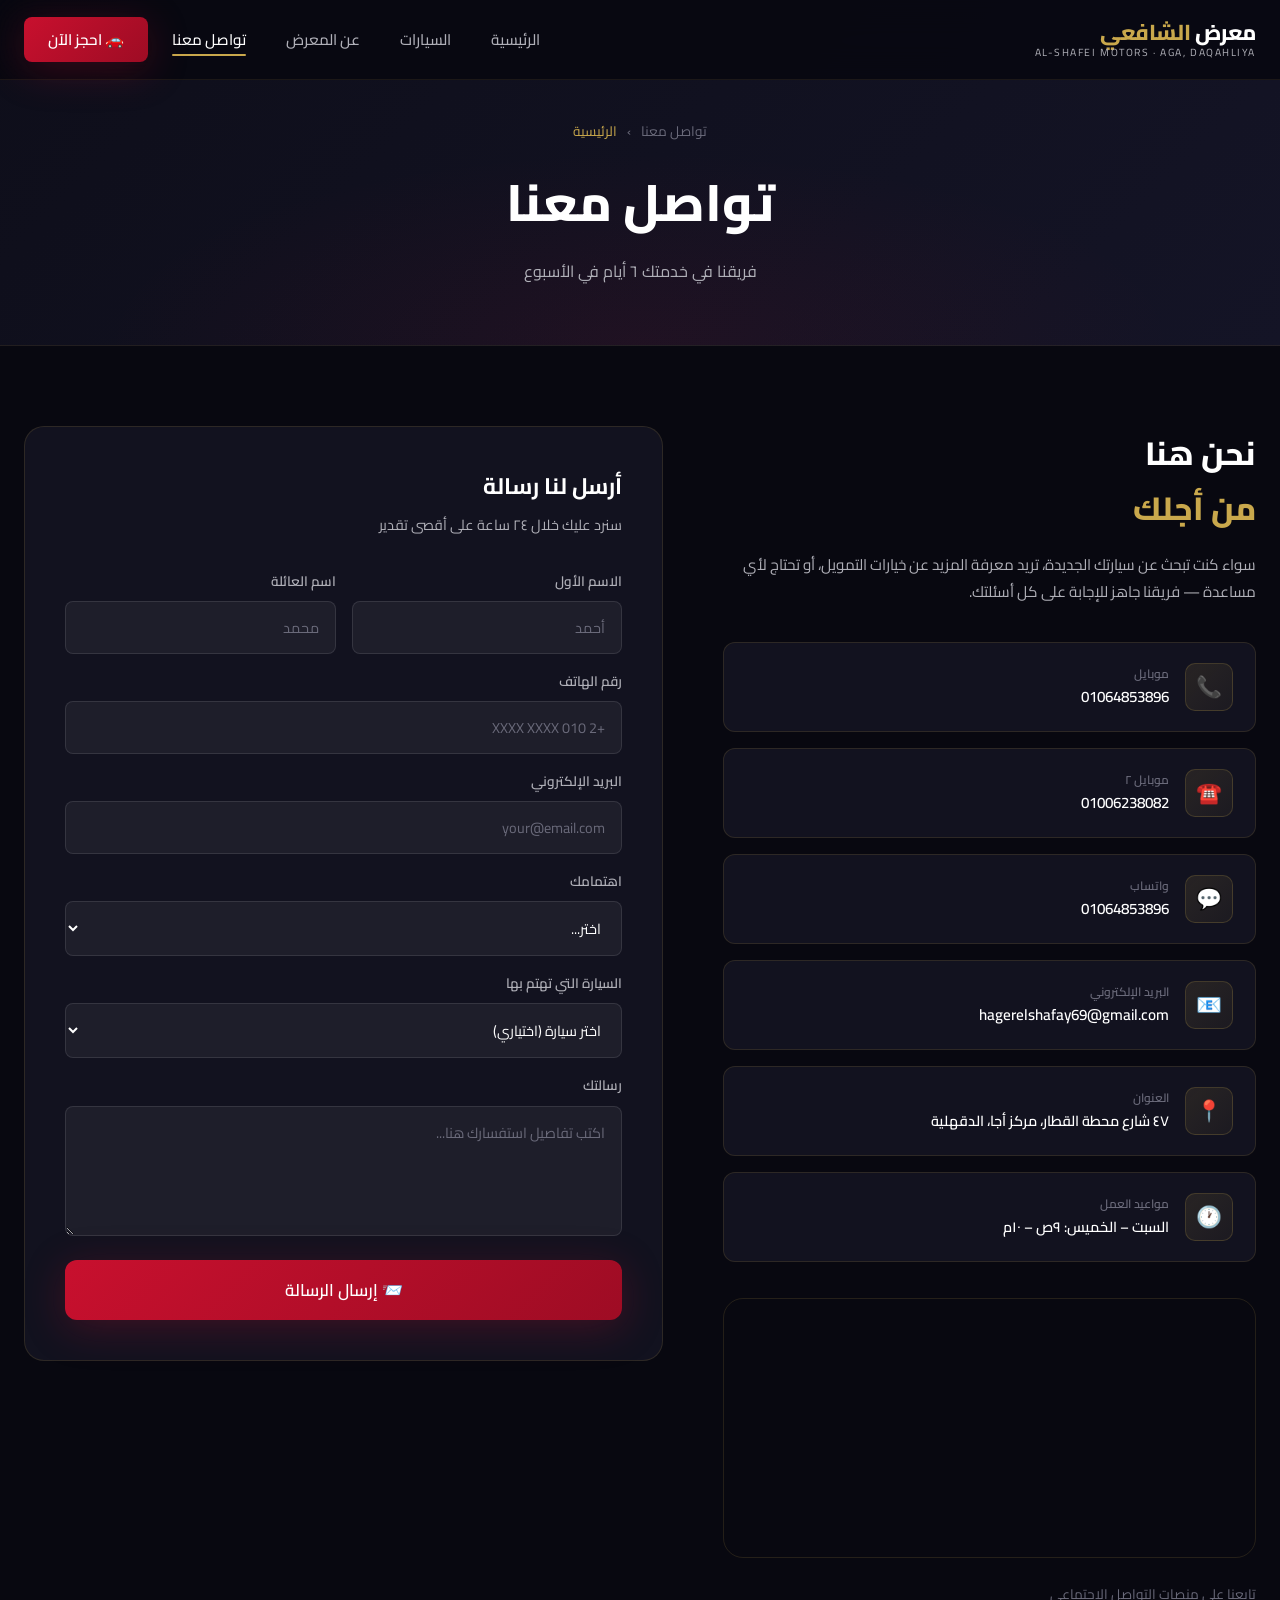
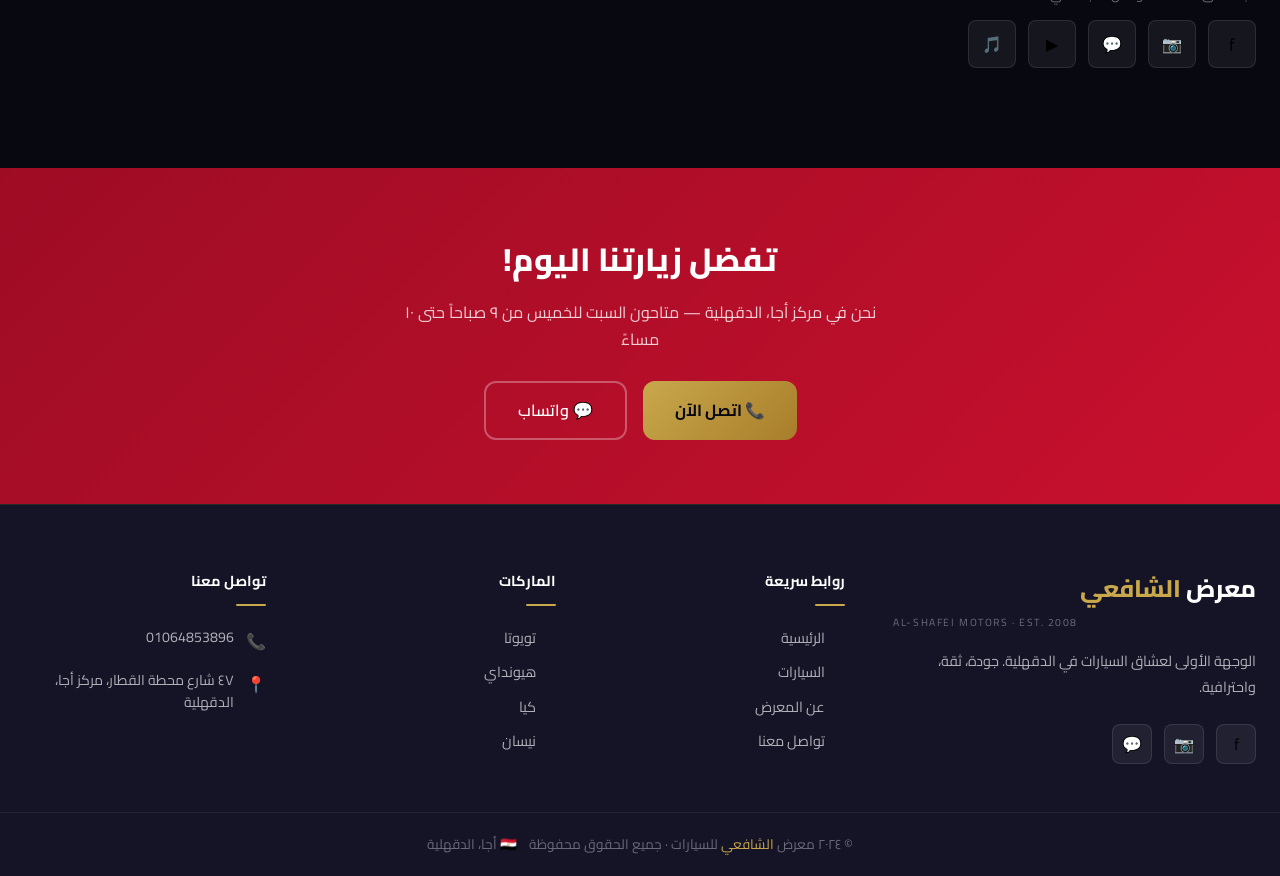
<file: contact.html>
<!DOCTYPE html>
<html lang="ar" dir="rtl">
<head>
  <meta charset="UTF-8">
  <meta name="viewport" content="width=device-width, initial-scale=1.0">
  <title>تواصل معنا - معرض الشافعي للسيارات</title>
  <link rel="stylesheet" href="style.css">
  <link rel="preconnect" href="https://fonts.googleapis.com">
  <link rel="preconnect" href="https://fonts.gstatic.com" crossorigin>
</head>
<body>

<!-- ======= NAVBAR ======= -->
<nav class="navbar">
  <div class="container nav-inner">
    <a href="index.html" class="nav-logo">
      <span class="logo-ar">معرض <span>الشافعي</span></span>
      <span class="logo-en">Al-Shafei Motors · Aga, Daqahliya</span>
    </a>
    <div class="nav-links">
      <a href="index.html">الرئيسية</a>
      <a href="cars.html">السيارات</a>
      <a href="about.html">عن المعرض</a>
      <a href="contact.html" class="active">تواصل معنا</a>
      <a href="contact.html" class="nav-cta">🚗 احجز الآن</a>
    </div>
    <button class="hamburger"><span></span><span></span><span></span></button>
  </div>
</nav>

<div class="mobile-menu">
  <a href="index.html">🏠 الرئيسية</a>
  <a href="cars.html">🚗 السيارات</a>
  <a href="about.html">ℹ️ عن المعرض</a>
  <a href="contact.html" class="active">📞 تواصل معنا</a>
</div>

<!-- ======= PAGE HEADER ======= -->
<div class="page-header">
  <div class="page-header-content">
    <div class="breadcrumb">
      <a href="index.html">الرئيسية</a>
      <span>›</span>
      <span>تواصل معنا</span>
    </div>
    <h1>تواصل معنا</h1>
    <p>فريقنا في خدمتك ٦ أيام في الأسبوع</p>
  </div>
</div>

<!-- ======= CONTACT SECTION ======= -->
<section class="contact-page">
  <div class="container">
    <div class="contact-layout">

      <!-- Left: Info -->
      <div class="contact-info reveal">
        <h2>نحن هنا<br><span>من أجلك</span></h2>
        <p>
          سواء كنت تبحث عن سيارتك الجديدة، تريد معرفة المزيد عن خيارات التمويل، 
          أو تحتاج لأي مساعدة — فريقنا جاهز للإجابة على كل أسئلتك.
        </p>

        <div class="contact-cards">
          <div class="contact-card">
            <div class="cc-icon">📞</div>
            <div class="cc-text">
              <div class="cc-label">موبايل</div>
              <div class="cc-value">01064853896</div>
            </div>
          </div>
          <div class="contact-card">
            <div class="cc-icon">☎️</div>
            <div class="cc-text">
              <div class="cc-label">موبايل ٢</div>
              <div class="cc-value">01006238082</div>
            </div>
          </div>
          <div class="contact-card">
            <div class="cc-icon">💬</div>
            <div class="cc-text">
              <div class="cc-label">واتساب</div>
              <div class="cc-value">01064853896</div>
            </div>
          </div>
          <div class="contact-card">
            <div class="cc-icon">📧</div>
            <div class="cc-text">
              <div class="cc-label">البريد الإلكتروني</div>
              <div class="cc-value">hagerelshafay69@gmail.com</div>
            </div>
          </div>
          <div class="contact-card">
            <div class="cc-icon">📍</div>
            <div class="cc-text">
              <div class="cc-label">العنوان</div>
              <div class="cc-value" style="direction:rtl;text-align:right;font-size:0.9rem;">
                ٤٧ شارع محطة القطار، مركز أجا، الدقهلية
              </div>
            </div>
          </div>
          <div class="contact-card">
            <div class="cc-icon">🕐</div>
            <div class="cc-text">
              <div class="cc-label">مواعيد العمل</div>
              <div class="cc-value" style="direction:rtl;text-align:right;font-size:0.9rem;">
                السبت – الخميس: ٩ص – ١٠م
              </div>
            </div>
          </div>
        </div>

        <!-- Map -->
        <div class="map-container">
          <iframe
            src="https://www.google.com/maps/embed?pb=!1m18!1m12!1m3!1d3454.005856827432!2d31.3014!3d30.9199!2m3!1f0!2f0!3f0!3m2!1i1024!2i768!4f13.1!3m3!1m2!1s0x0%3A0x0!2zMzDCsDAzJzAzLjYiTiAzMcKwMTInMDkuNCJF!5e0!3m2!1sar!2seg!4v1620000000000!5m2!1sar!2seg"
            allowfullscreen="" loading="lazy" referrerpolicy="no-referrer-when-downgrade"
            title="موقع معرض الشافعي للسيارات على الخريطة">
          </iframe>
        </div>

        <!-- Social -->
        <div style="margin-top:24px;">
          <p style="font-size:0.85rem;color:var(--gray-3);margin-bottom:14px;">تابعنا على منصات التواصل الاجتماعي</p>
          <div style="display:flex;gap:12px;">
            <button class="social-btn" title="فيسبوك" style="width:48px;height:48px;font-size:1.1rem;">f</button>
            <button class="social-btn" title="انستجرام" style="width:48px;height:48px;">📷</button>
            <button class="social-btn" title="واتساب" style="width:48px;height:48px;">💬</button>
            <button class="social-btn" title="يوتيوب" style="width:48px;height:48px;">▶</button>
            <button class="social-btn" title="تيك توك" style="width:48px;height:48px;">🎵</button>
          </div>
        </div>
      </div>

      <!-- Right: Form -->
      <div class="contact-form-wrap reveal">
        <h3>أرسل لنا رسالة</h3>
        <p>سنرد عليك خلال ٢٤ ساعة على أقصى تقدير</p>

        <form id="contactForm" novalidate>
          <div class="form-row">
            <div class="form-group">
              <label for="fname">الاسم الأول</label>
              <input type="text" id="fname" class="form-input" placeholder="أحمد" required>
            </div>
            <div class="form-group">
              <label for="lname">اسم العائلة</label>
              <input type="text" id="lname" class="form-input" placeholder="محمد" required>
            </div>
          </div>

          <div class="form-group">
            <label for="phone">رقم الهاتف</label>
            <input type="tel" id="phone" class="form-input" placeholder="+2 010 XXXX XXXX" required>
          </div>

          <div class="form-group">
            <label for="email">البريد الإلكتروني</label>
            <input type="email" id="email" class="form-input" placeholder="your@email.com">
          </div>

          <div class="form-group">
            <label for="interest">اهتمامك</label>
            <select id="interest" class="form-select">
              <option value="">اختر...</option>
              <option value="buy">شراء سيارة جديدة</option>
              <option value="finance">استفسار عن التمويل</option>
              <option value="testdrive">حجز تجربة قيادة</option>
              <option value="service">خدمة ما بعد البيع</option>
              <option value="other">استفسار عام</option>
            </select>
          </div>

          <div class="form-group">
            <label for="car">السيارة التي تهتم بها</label>
            <select id="car" class="form-select">
              <option value="">اختر سيارة (اختياري)</option>
              <option>تويوتا كورولا كروس هايبرد ٢٠٢٤</option>
              <option>هيونداي توسان ٢٠٢٤</option>
              <option>كيا سبورتاج ٢٠٢٤</option>
              <option>تويوتا كامري ٢٠٢٤</option>
              <option>هيونداي إيلانترا ٢٠٢٤</option>
              <option>نيسان قشقاي ٢٠٢٤</option>
              <option>كيا سيراتو ٢٠٢٤</option>
              <option>نيسان كيكس ٢٠٢٤</option>
              <option>MG ZS 2024</option>
              <option>أخرى</option>
            </select>
          </div>

          <div class="form-group">
            <label for="message">رسالتك</label>
            <textarea id="message" class="form-textarea" placeholder="اكتب تفاصيل استفسارك هنا..."></textarea>
          </div>

          <button type="submit" class="btn btn-primary" style="width:100%;justify-content:center;margin-top:8px;font-size:1.05rem;">
            📨 إرسال الرسالة
          </button>

          <div id="formSuccess" class="form-success">
            ✅ تم إرسال رسالتك بنجاح! سنتواصل معك قريباً.
          </div>
        </form>
      </div>

    </div>
  </div>
</section>

<!-- Quick Contact Banner -->
<section style="background:linear-gradient(135deg,var(--red-dark),var(--red));padding:64px 0;text-align:center;">
  <div class="container reveal">
    <h2 style="font-size:2rem;font-weight:800;margin-bottom:12px;color:var(--white);">
      تفضل زيارتنا اليوم!
    </h2>
    <p style="color:rgba(255,255,255,0.8);font-size:1rem;max-width:500px;margin:0 auto 28px;">
      نحن في مركز أجا، الدقهلية — متاحون السبت للخميس من ٩ صباحاً حتى ١٠ مساءً
    </p>
    <div style="display:flex;justify-content:center;gap:16px;flex-wrap:wrap;">
      <a href="tel:+201064853896" class="btn btn-gold">📞 اتصل الآن</a>
      <a href="https://wa.me/201064853896" class="btn btn-outline">💬 واتساب</a>
    </div>
  </div>
</section>

<!-- ======= FOOTER ======= -->
<footer>
  <div class="container">
    <div class="footer-grid">
      <div class="footer-brand">
        <div class="logo-ar">معرض <span>الشافعي</span></div>
        <div class="logo-en">Al-Shafei Motors · Est. 2008</div>
        <p class="footer-desc">الوجهة الأولى لعشاق السيارات في الدقهلية. جودة، ثقة، واحترافية.</p>
        <div class="footer-social">
          <button class="social-btn">f</button>
          <button class="social-btn">📷</button>
          <button class="social-btn">💬</button>
        </div>
      </div>
      <div class="footer-col">
        <h4>روابط سريعة</h4>
        <div class="footer-links">
          <a href="index.html">الرئيسية</a>
          <a href="cars.html">السيارات</a>
          <a href="about.html">عن المعرض</a>
          <a href="contact.html">تواصل معنا</a>
        </div>
      </div>
      <div class="footer-col">
        <h4>الماركات</h4>
        <div class="footer-links">
          <a href="cars.html">تويوتا</a>
          <a href="cars.html">هيونداي</a>
          <a href="cars.html">كيا</a>
          <a href="cars.html">نيسان</a>
        </div>
      </div>
      <div class="footer-col">
        <h4>تواصل معنا</h4>
        <div class="footer-contact-item">
          <span class="contact-icon">📞</span>
          <span class="contact-text">01064853896</span>
        </div>
        <div class="footer-contact-item">
          <span class="contact-icon">📍</span>
          <span class="contact-text">٤٧ شارع محطة القطار، مركز أجا، الدقهلية</span>
        </div>
      </div>
    </div>
  </div>
  <div class="footer-bottom">
    <div class="container" style="display:flex;justify-content:space-between;align-items:center;flex-wrap:wrap;gap:12px">
      <p>© ٢٠٢٤ معرض <span>الشافعي</span> للسيارات · جميع الحقوق محفوظة</p>
      <p>🇪🇬 أجا، الدقهلية</p>
    </div>
  </div>
</footer>

<script src="main.js"></script>
</body>
</html>
</file>
<file: style.css>
/* ========================================
   معرض الشافعي للسيارات - Main Stylesheet
   ======================================== */

@import url('https://fonts.googleapis.com/css2?family=Cairo:wght@300;400;500;600;700;800;900&family=Tajawal:wght@300;400;500;700;800&display=swap');

/* ---- CSS Variables ---- */
:root {
  --black: #080810;
  --dark: #0e0e1a;
  --dark-2: #141426;
  --navy: #1a1f3a;
  --navy-light: #242b52;
  --red: #c8102e;
  --red-dark: #9e0c24;
  --red-light: #e8132f;
  --gold: #c9a84c;
  --gold-light: #e8c96b;
  --white: #ffffff;
  --off-white: #f5f5f0;
  --gray-1: #e8e8e8;
  --gray-2: #b0b0b8;
  --gray-3: #6a6a7a;
  --card-bg: #12121f;
  --card-border: rgba(201,168,76,0.15);
  --shadow-gold: 0 0 40px rgba(201,168,76,0.12);
  --shadow-red: 0 8px 40px rgba(200,16,46,0.25);
  --font-main: 'Cairo', sans-serif;
  --font-alt: 'Tajawal', sans-serif;
  --nav-h: 80px;
  --radius: 12px;
  --radius-lg: 20px;
  --transition: all 0.3s cubic-bezier(0.4, 0, 0.2, 1);
}

/* ---- Reset & Base ---- */
*, *::before, *::after {
  margin: 0;
  padding: 0;
  box-sizing: border-box;
}

html {
  direction: rtl;
  scroll-behavior: smooth;
  font-size: 16px;
}

body {
  font-family: var(--font-main);
  background-color: var(--black);
  color: var(--white);
  line-height: 1.7;
  overflow-x: hidden;
  -webkit-font-smoothing: antialiased;
}

a {
  text-decoration: none;
  color: inherit;
  transition: var(--transition);
}

img { max-width: 100%; display: block; }
ul { list-style: none; }
button { cursor: pointer; font-family: var(--font-main); border: none; outline: none; }

.container {
  max-width: 1280px;
  margin: 0 auto;
  padding: 0 24px;
}

/* ========================================
   NAVIGATION
   ======================================== */
.navbar {
  position: fixed;
  top: 0;
  right: 0;
  left: 0;
  z-index: 1000;
  height: var(--nav-h);
  background: rgba(8, 8, 16, 0.85);
  backdrop-filter: blur(20px);
  -webkit-backdrop-filter: blur(20px);
  border-bottom: 1px solid rgba(201,168,76,0.1);
  transition: var(--transition);
}

.navbar.scrolled {
  background: rgba(8, 8, 16, 0.98);
  box-shadow: 0 4px 30px rgba(0,0,0,0.4);
}

.nav-inner {
  display: flex;
  align-items: center;
  justify-content: space-between;
  height: 100%;
}

.nav-logo {
  display: flex;
  flex-direction: column;
  line-height: 1.2;
}

.nav-logo .logo-ar {
  font-size: 1.35rem;
  font-weight: 800;
  color: var(--white);
  letter-spacing: -0.02em;
}

.nav-logo .logo-ar span {
  color: var(--gold);
}

.nav-logo .logo-en {
  font-size: 0.65rem;
  font-weight: 400;
  color: var(--gray-2);
  letter-spacing: 0.15em;
  text-transform: uppercase;
  direction: ltr;
  text-align: center;
}

.nav-links {
  display: flex;
  align-items: center;
  gap: 8px;
}

.nav-links a {
  font-size: 0.95rem;
  font-weight: 500;
  color: var(--gray-2);
  padding: 8px 16px;
  border-radius: 8px;
  position: relative;
  transition: var(--transition);
}

.nav-links a::after {
  content: '';
  position: absolute;
  bottom: 4px;
  right: 16px;
  left: 16px;
  height: 2px;
  background: var(--gold);
  transform: scaleX(0);
  transition: transform 0.3s ease;
  border-radius: 2px;
}

.nav-links a:hover,
.nav-links a.active {
  color: var(--white);
}

.nav-links a:hover::after,
.nav-links a.active::after {
  transform: scaleX(1);
}

.nav-cta {
  background: linear-gradient(135deg, var(--red), var(--red-dark));
  color: var(--white) !important;
  padding: 10px 24px !important;
  border-radius: 8px !important;
  font-weight: 600 !important;
  box-shadow: var(--shadow-red);
}

.nav-cta:hover {
  background: linear-gradient(135deg, var(--red-light), var(--red)) !important;
  transform: translateY(-1px);
  box-shadow: 0 12px 40px rgba(200,16,46,0.4) !important;
}

.nav-cta::after { display: none !important; }

.hamburger {
  display: none;
  flex-direction: column;
  gap: 5px;
  padding: 8px;
  background: none;
  cursor: pointer;
}

.hamburger span {
  display: block;
  width: 24px;
  height: 2px;
  background: var(--white);
  border-radius: 2px;
  transition: var(--transition);
}

.mobile-menu {
  display: none;
  position: fixed;
  top: var(--nav-h);
  right: 0;
  left: 0;
  background: rgba(8, 8, 16, 0.98);
  backdrop-filter: blur(20px);
  padding: 24px;
  border-bottom: 1px solid rgba(201,168,76,0.1);
  z-index: 999;
  flex-direction: column;
  gap: 4px;
  animation: slideDown 0.3s ease;
}

.mobile-menu.open { display: flex; }

.mobile-menu a {
  font-size: 1.1rem;
  font-weight: 500;
  color: var(--gray-2);
  padding: 14px 16px;
  border-radius: 8px;
  border-bottom: 1px solid rgba(255,255,255,0.05);
  transition: var(--transition);
}

.mobile-menu a:hover, .mobile-menu a.active {
  color: var(--white);
  background: rgba(255,255,255,0.05);
}

/* ========================================
   BUTTONS
   ======================================== */
.btn {
  display: inline-flex;
  align-items: center;
  gap: 10px;
  padding: 14px 32px;
  border-radius: var(--radius);
  font-family: var(--font-main);
  font-size: 1rem;
  font-weight: 600;
  cursor: pointer;
  transition: var(--transition);
  border: none;
  text-align: center;
}

.btn-primary {
  background: linear-gradient(135deg, var(--red), var(--red-dark));
  color: var(--white);
  box-shadow: var(--shadow-red);
}

.btn-primary:hover {
  background: linear-gradient(135deg, var(--red-light), var(--red));
  transform: translateY(-2px);
  box-shadow: 0 16px 50px rgba(200,16,46,0.4);
}

.btn-gold {
  background: linear-gradient(135deg, var(--gold), #a87d2a);
  color: var(--black);
  font-weight: 700;
}

.btn-gold:hover {
  background: linear-gradient(135deg, var(--gold-light), var(--gold));
  transform: translateY(-2px);
  box-shadow: 0 12px 40px rgba(201,168,76,0.35);
}

.btn-outline {
  background: transparent;
  color: var(--white);
  border: 2px solid rgba(255,255,255,0.3);
}

.btn-outline:hover {
  border-color: var(--gold);
  color: var(--gold);
  transform: translateY(-2px);
}

.btn-outline-gold {
  background: transparent;
  color: var(--gold);
  border: 2px solid var(--gold);
}

.btn-outline-gold:hover {
  background: var(--gold);
  color: var(--black);
}

/* ========================================
   HERO SECTION
   ======================================== */
.hero {
  position: relative;
  min-height: 100vh;
  display: flex;
  align-items: center;
  overflow: hidden;
  padding-top: var(--nav-h);
}

.hero-bg {
  position: absolute;
  inset: 0;
  background: linear-gradient(135deg, #080810 0%, #0e0e1a 40%, #1a0a15 70%, #0e0e1a 100%);
  z-index: 0;
}

.hero-bg::before {
  content: '';
  position: absolute;
  inset: 0;
  background: url('https://images.unsplash.com/photo-1555215695-3004980ad54e?w=1800&q=80') center/cover no-repeat;
  opacity: 0.18;
  mix-blend-mode: luminosity;
}

.hero-bg::after {
  content: '';
  position: absolute;
  inset: 0;
  background: 
    radial-gradient(ellipse 80% 60% at 60% 50%, rgba(200,16,46,0.12) 0%, transparent 70%),
    radial-gradient(ellipse 60% 80% at 10% 80%, rgba(26,31,58,0.8) 0%, transparent 60%),
    linear-gradient(to bottom, rgba(8,8,16,0.3) 0%, rgba(8,8,16,0.7) 100%);
}

/* Grid pattern overlay */
.hero-grid {
  position: absolute;
  inset: 0;
  background-image: 
    linear-gradient(rgba(201,168,76,0.04) 1px, transparent 1px),
    linear-gradient(90deg, rgba(201,168,76,0.04) 1px, transparent 1px);
  background-size: 60px 60px;
  z-index: 1;
}

.hero-content {
  position: relative;
  z-index: 2;
  max-width: 700px;
}

.hero-badge {
  display: inline-flex;
  align-items: center;
  gap: 8px;
  background: rgba(201,168,76,0.12);
  border: 1px solid rgba(201,168,76,0.3);
  color: var(--gold);
  padding: 8px 20px;
  border-radius: 50px;
  font-size: 0.85rem;
  font-weight: 600;
  margin-bottom: 28px;
  animation: fadeInUp 0.6s ease both;
}

.hero-badge::before {
  content: '✦';
  font-size: 0.7rem;
}

.hero h1 {
  font-size: clamp(2.8rem, 5vw, 4.5rem);
  font-weight: 900;
  line-height: 1.15;
  margin-bottom: 24px;
  animation: fadeInUp 0.6s ease 0.1s both;
}

.hero h1 .highlight {
  background: linear-gradient(135deg, var(--gold), var(--gold-light));
  -webkit-background-clip: text;
  -webkit-text-fill-color: transparent;
  background-clip: text;
}

.hero h1 .red-highlight {
  color: var(--red);
}

.hero p {
  font-size: 1.15rem;
  color: rgba(255,255,255,0.7);
  margin-bottom: 40px;
  max-width: 560px;
  font-weight: 400;
  line-height: 1.8;
  animation: fadeInUp 0.6s ease 0.2s both;
}

.hero-actions {
  display: flex;
  gap: 16px;
  flex-wrap: wrap;
  animation: fadeInUp 0.6s ease 0.3s both;
}

.hero-stats {
  display: flex;
  gap: 48px;
  margin-top: 64px;
  animation: fadeInUp 0.6s ease 0.4s both;
}

.hero-stat {
  text-align: right;
}

.hero-stat .number {
  font-size: 2.2rem;
  font-weight: 900;
  color: var(--gold);
  line-height: 1;
  font-family: var(--font-alt);
}

.hero-stat .label {
  font-size: 0.85rem;
  color: var(--gray-2);
  margin-top: 4px;
  font-weight: 400;
}

.hero-car-visual {
  position: absolute;
  left: -5%;
  bottom: 0;
  width: 58%;
  max-width: 900px;
  z-index: 2;
  animation: carSlideIn 1.2s cubic-bezier(0.22, 1, 0.36, 1) 0.3s both;
}

.hero-car-visual img {
  width: 100%;
  filter: drop-shadow(0 20px 60px rgba(200,16,46,0.2));
}

/* Car placeholder when image fails */
.car-placeholder {
  width: 100%;
  height: 340px;
  background: linear-gradient(135deg, rgba(26,31,58,0.8), rgba(20,20,38,0.6));
  border-radius: var(--radius-lg);
  display: flex;
  align-items: center;
  justify-content: center;
  color: var(--gray-3);
  font-size: 0.9rem;
  border: 1px solid var(--card-border);
}

.hero-scroll {
  position: absolute;
  bottom: 40px;
  left: 50%;
  transform: translateX(-50%);
  z-index: 3;
  display: flex;
  flex-direction: column;
  align-items: center;
  gap: 8px;
  color: var(--gray-3);
  font-size: 0.8rem;
  animation: bounce 2s infinite;
}

.scroll-line {
  width: 1px;
  height: 40px;
  background: linear-gradient(to bottom, var(--gold), transparent);
}

/* ========================================
   SECTION COMMON STYLES
   ======================================== */
.section {
  padding: 100px 0;
}

.section-header {
  text-align: center;
  margin-bottom: 64px;
}

.section-tag {
  display: inline-block;
  font-size: 0.8rem;
  font-weight: 700;
  letter-spacing: 0.15em;
  text-transform: uppercase;
  color: var(--gold);
  background: rgba(201,168,76,0.08);
  border: 1px solid rgba(201,168,76,0.2);
  padding: 6px 18px;
  border-radius: 50px;
  margin-bottom: 18px;
}

.section-title {
  font-size: clamp(2rem, 3.5vw, 3rem);
  font-weight: 800;
  line-height: 1.25;
  margin-bottom: 16px;
}

.section-title span {
  color: var(--gold);
}

.section-sub {
  font-size: 1.05rem;
  color: var(--gray-2);
  max-width: 560px;
  margin: 0 auto;
  font-weight: 400;
  line-height: 1.8;
}

.divider {
  width: 60px;
  height: 3px;
  background: linear-gradient(90deg, var(--gold), transparent);
  margin: 20px auto 0;
  border-radius: 3px;
}

/* ========================================
   FEATURED CARS
   ======================================== */
.featured-cars {
  background: var(--dark);
  position: relative;
}

.featured-cars::before {
  content: '';
  position: absolute;
  top: 0;
  right: 0;
  left: 0;
  height: 1px;
  background: linear-gradient(90deg, transparent, rgba(201,168,76,0.3), transparent);
}

.cars-grid {
  display: grid;
  grid-template-columns: repeat(auto-fill, minmax(340px, 1fr));
  gap: 28px;
}

.car-card {
  background: var(--card-bg);
  border-radius: var(--radius-lg);
  overflow: hidden;
  border: 1px solid var(--card-border);
  transition: var(--transition);
  position: relative;
  group: true;
}

.car-card:hover {
  transform: translateY(-6px);
  border-color: rgba(201,168,76,0.35);
  box-shadow: var(--shadow-gold), 0 20px 60px rgba(0,0,0,0.4);
}

.car-card-image {
  position: relative;
  height: 230px;
  overflow: hidden;
  background: linear-gradient(135deg, #0e0e1a, #141426);
}

.car-card-image img {
  width: 100%;
  height: 100%;
  object-fit: cover;
  transition: transform 0.6s ease;
}

.car-card:hover .car-card-image img {
  transform: scale(1.05);
}

.car-badge {
  position: absolute;
  top: 16px;
  right: 16px;
  background: var(--red);
  color: var(--white);
  font-size: 0.75rem;
  font-weight: 700;
  padding: 5px 14px;
  border-radius: 50px;
  z-index: 1;
}

.car-badge.new { background: #059669; }
.car-badge.offer { background: var(--gold); color: var(--black); }

.car-card-body {
  padding: 24px;
}

.car-brand {
  font-size: 0.8rem;
  font-weight: 600;
  color: var(--gold);
  letter-spacing: 0.08em;
  text-transform: uppercase;
  margin-bottom: 6px;
}

.car-name {
  font-size: 1.3rem;
  font-weight: 800;
  color: var(--white);
  margin-bottom: 4px;
}

.car-year-type {
  font-size: 0.9rem;
  color: var(--gray-3);
  margin-bottom: 16px;
}

.car-specs-mini {
  display: flex;
  gap: 16px;
  margin-bottom: 20px;
  padding: 14px 0;
  border-top: 1px solid rgba(255,255,255,0.06);
  border-bottom: 1px solid rgba(255,255,255,0.06);
}

.spec-item {
  display: flex;
  flex-direction: column;
  align-items: center;
  gap: 4px;
  flex: 1;
  text-align: center;
}

.spec-icon {
  font-size: 1.1rem;
}

.spec-value {
  font-size: 0.8rem;
  font-weight: 600;
  color: var(--white);
}

.spec-label {
  font-size: 0.7rem;
  color: var(--gray-3);
}

.car-price-row {
  display: flex;
  align-items: center;
  justify-content: space-between;
}

.car-price {
  display: flex;
  flex-direction: column;
}

.price-label {
  font-size: 0.75rem;
  color: var(--gray-3);
  font-weight: 400;
}

.price-value {
  font-size: 1.4rem;
  font-weight: 900;
  color: var(--gold);
  font-family: var(--font-alt);
  line-height: 1.2;
}

.price-currency {
  font-size: 0.85rem;
  font-weight: 600;
  color: var(--gray-2);
}

.btn-details {
  background: rgba(201,168,76,0.1);
  border: 1px solid rgba(201,168,76,0.3);
  color: var(--gold);
  padding: 10px 20px;
  border-radius: 8px;
  font-size: 0.9rem;
  font-weight: 600;
  transition: var(--transition);
  font-family: var(--font-main);
}

.btn-details:hover {
  background: var(--gold);
  color: var(--black);
  transform: translateY(-1px);
}

/* ========================================
   WHY US SECTION
   ======================================== */
.why-us {
  background: var(--black);
  position: relative;
  overflow: hidden;
}

.why-us::before {
  content: '';
  position: absolute;
  top: -200px;
  left: -200px;
  width: 600px;
  height: 600px;
  background: radial-gradient(circle, rgba(200,16,46,0.06) 0%, transparent 70%);
  pointer-events: none;
}

.why-grid {
  display: grid;
  grid-template-columns: repeat(auto-fill, minmax(260px, 1fr));
  gap: 24px;
}

.why-card {
  background: var(--card-bg);
  border: 1px solid var(--card-border);
  border-radius: var(--radius-lg);
  padding: 36px 28px;
  text-align: right;
  transition: var(--transition);
  position: relative;
  overflow: hidden;
}

.why-card::before {
  content: '';
  position: absolute;
  top: 0;
  right: 0;
  width: 3px;
  height: 0;
  background: var(--gold);
  transition: height 0.4s ease;
}

.why-card:hover {
  border-color: rgba(201,168,76,0.35);
  transform: translateY(-4px);
}

.why-card:hover::before {
  height: 100%;
}

.why-icon {
  width: 60px;
  height: 60px;
  background: linear-gradient(135deg, rgba(201,168,76,0.12), rgba(201,168,76,0.06));
  border: 1px solid rgba(201,168,76,0.2);
  border-radius: var(--radius);
  display: flex;
  align-items: center;
  justify-content: center;
  font-size: 1.6rem;
  margin-bottom: 20px;
}

.why-card h3 {
  font-size: 1.15rem;
  font-weight: 700;
  margin-bottom: 10px;
  color: var(--white);
}

.why-card p {
  font-size: 0.9rem;
  color: var(--gray-2);
  line-height: 1.75;
  font-weight: 400;
}

/* ========================================
   SPECIAL OFFERS BANNER
   ======================================== */
.offers-banner {
  background: linear-gradient(135deg, var(--navy) 0%, #0e1228 50%, var(--navy-light) 100%);
  padding: 80px 0;
  position: relative;
  overflow: hidden;
  border-top: 1px solid rgba(201,168,76,0.15);
  border-bottom: 1px solid rgba(201,168,76,0.15);
}

.offers-banner::before {
  content: '';
  position: absolute;
  inset: 0;
  background: url('data:image/svg+xml,<svg xmlns="http://www.w3.org/2000/svg" viewBox="0 0 100 100"><text y=".9em" font-size="90" opacity="0.03" fill="white">🚗</text></svg>') repeat;
  background-size: 120px;
  opacity: 0.5;
}

.offers-inner {
  display: flex;
  align-items: center;
  justify-content: space-between;
  gap: 40px;
  flex-wrap: wrap;
}

.offer-text .tag {
  background: var(--red);
  color: var(--white);
  padding: 4px 16px;
  border-radius: 50px;
  font-size: 0.8rem;
  font-weight: 700;
  display: inline-block;
  margin-bottom: 16px;
  animation: pulse 2s infinite;
}

.offer-text h2 {
  font-size: 2.2rem;
  font-weight: 800;
  line-height: 1.3;
  color: var(--white);
  margin-bottom: 10px;
}

.offer-text h2 span { color: var(--gold); }

.offer-text p {
  font-size: 1rem;
  color: rgba(255,255,255,0.65);
}

.offer-countdown {
  display: flex;
  gap: 16px;
  align-items: center;
}

.count-box {
  background: rgba(0,0,0,0.3);
  border: 1px solid rgba(201,168,76,0.25);
  border-radius: 12px;
  width: 80px;
  height: 80px;
  display: flex;
  flex-direction: column;
  align-items: center;
  justify-content: center;
  gap: 4px;
}

.count-num {
  font-size: 1.8rem;
  font-weight: 900;
  color: var(--gold);
  font-family: var(--font-alt);
  line-height: 1;
}

.count-label {
  font-size: 0.65rem;
  color: var(--gray-2);
  text-align: center;
}

.count-sep {
  font-size: 1.5rem;
  color: var(--gold);
  font-weight: 900;
  margin-top: -8px;
}

/* ========================================
   BRANDS SECTION
   ======================================== */
.brands-section {
  background: var(--dark);
  padding: 60px 0;
  border-top: 1px solid rgba(255,255,255,0.05);
  border-bottom: 1px solid rgba(255,255,255,0.05);
}

.brands-label {
  text-align: center;
  font-size: 0.85rem;
  color: var(--gray-3);
  font-weight: 500;
  margin-bottom: 32px;
  letter-spacing: 0.1em;
}

.brands-row {
  display: flex;
  align-items: center;
  justify-content: center;
  gap: 48px;
  flex-wrap: wrap;
}

.brand-logo {
  display: flex;
  flex-direction: column;
  align-items: center;
  gap: 10px;
  opacity: 0.45;
  transition: var(--transition);
  filter: grayscale(1);
}

.brand-logo:hover {
  opacity: 1;
  filter: grayscale(0);
}

.brand-logo-img {
  width: 70px;
  height: 50px;
  object-fit: contain;
  filter: brightness(0) invert(1);
}

.brand-name {
  font-size: 0.75rem;
  font-weight: 700;
  color: var(--gray-2);
  letter-spacing: 0.1em;
  text-transform: uppercase;
}

/* ========================================
   TESTIMONIALS
   ======================================== */
.testimonials {
  background: var(--black);
}

.testimonials-grid {
  display: grid;
  grid-template-columns: repeat(auto-fill, minmax(300px, 1fr));
  gap: 24px;
}

.testimonial-card {
  background: var(--card-bg);
  border: 1px solid var(--card-border);
  border-radius: var(--radius-lg);
  padding: 32px;
  transition: var(--transition);
}

.testimonial-card:hover {
  border-color: rgba(201,168,76,0.3);
  transform: translateY(-3px);
}

.stars {
  color: var(--gold);
  font-size: 1rem;
  letter-spacing: 2px;
  margin-bottom: 16px;
}

.testimonial-text {
  font-size: 0.95rem;
  color: rgba(255,255,255,0.7);
  line-height: 1.8;
  font-style: italic;
  margin-bottom: 24px;
}

.testimonial-author {
  display: flex;
  align-items: center;
  gap: 14px;
}

.author-avatar {
  width: 46px;
  height: 46px;
  border-radius: 50%;
  background: linear-gradient(135deg, var(--navy), var(--navy-light));
  border: 2px solid rgba(201,168,76,0.3);
  display: flex;
  align-items: center;
  justify-content: center;
  font-size: 1.2rem;
  flex-shrink: 0;
}

.author-name {
  font-weight: 700;
  font-size: 0.95rem;
}

.author-car {
  font-size: 0.8rem;
  color: var(--gold);
  font-weight: 500;
}

/* ========================================
   FOOTER
   ======================================== */
footer {
  background: var(--dark-2);
  border-top: 1px solid rgba(201,168,76,0.12);
  padding-top: 64px;
}

.footer-grid {
  display: grid;
  grid-template-columns: 1.5fr 1fr 1fr 1fr;
  gap: 48px;
  margin-bottom: 48px;
}

.footer-brand .logo-ar {
  font-size: 1.5rem;
  font-weight: 800;
  color: var(--white);
  margin-bottom: 4px;
}

.footer-brand .logo-ar span { color: var(--gold); }

.footer-brand .logo-en {
  font-size: 0.65rem;
  font-weight: 400;
  color: var(--gray-3);
  letter-spacing: 0.15em;
  text-transform: uppercase;
  direction: ltr;
  margin-bottom: 16px;
}

.footer-desc {
  font-size: 0.9rem;
  color: var(--gray-2);
  line-height: 1.8;
  margin-bottom: 24px;
}

.footer-social {
  display: flex;
  gap: 12px;
}

.social-btn {
  width: 40px;
  height: 40px;
  background: rgba(255,255,255,0.06);
  border: 1px solid rgba(255,255,255,0.1);
  border-radius: 8px;
  display: flex;
  align-items: center;
  justify-content: center;
  font-size: 1rem;
  transition: var(--transition);
  cursor: pointer;
}

.social-btn:hover {
  background: var(--gold);
  border-color: var(--gold);
}

.footer-col h4 {
  font-size: 0.9rem;
  font-weight: 700;
  color: var(--white);
  margin-bottom: 20px;
  position: relative;
  padding-bottom: 12px;
}

.footer-col h4::after {
  content: '';
  position: absolute;
  bottom: 0;
  right: 0;
  width: 30px;
  height: 2px;
  background: var(--gold);
  border-radius: 2px;
}

.footer-links {
  display: flex;
  flex-direction: column;
  gap: 10px;
}

.footer-links a {
  font-size: 0.9rem;
  color: var(--gray-2);
  display: flex;
  align-items: center;
  gap: 8px;
  transition: var(--transition);
}

.footer-links a::before {
  content: '←';
  font-size: 0.75rem;
  color: var(--gold);
  opacity: 0;
  transition: var(--transition);
}

.footer-links a:hover {
  color: var(--gold);
  padding-right: 6px;
}

.footer-links a:hover::before {
  opacity: 1;
}

.footer-contact-item {
  display: flex;
  gap: 12px;
  margin-bottom: 14px;
  align-items: flex-start;
}

.contact-icon {
  font-size: 1rem;
  margin-top: 2px;
  flex-shrink: 0;
  color: var(--gold);
}

.contact-text {
  font-size: 0.88rem;
  color: var(--gray-2);
  line-height: 1.6;
}

.footer-bottom {
  border-top: 1px solid rgba(255,255,255,0.06);
  padding: 20px 0;
  display: flex;
  align-items: center;
  justify-content: space-between;
  gap: 20px;
  flex-wrap: wrap;
}

.footer-bottom p {
  font-size: 0.85rem;
  color: var(--gray-3);
}

.footer-bottom p span { color: var(--gold); }

/* ========================================
   PAGE HEADER (inner pages)
   ======================================== */
.page-header {
  background: linear-gradient(135deg, var(--dark) 0%, var(--dark-2) 100%);
  padding: 120px 0 60px;
  text-align: center;
  border-bottom: 1px solid rgba(201,168,76,0.1);
  position: relative;
  overflow: hidden;
}

.page-header::before {
  content: '';
  position: absolute;
  inset: 0;
  background: 
    radial-gradient(ellipse 60% 80% at 50% 100%, rgba(200,16,46,0.08) 0%, transparent 70%);
}

.page-header-content { position: relative; z-index: 1; }

.breadcrumb {
  display: flex;
  align-items: center;
  justify-content: center;
  gap: 10px;
  font-size: 0.85rem;
  color: var(--gray-3);
  margin-bottom: 16px;
  flex-direction: row-reverse;
}

.breadcrumb a { color: var(--gold); }
.breadcrumb span { color: var(--gray-3); }

.page-header h1 {
  font-size: clamp(2rem, 4vw, 3.2rem);
  font-weight: 800;
  color: var(--white);
  margin-bottom: 12px;
}

.page-header p {
  color: var(--gray-2);
  font-size: 1rem;
}

/* ========================================
   CARS LISTING PAGE
   ======================================== */
.cars-page { background: var(--black); }

.filters-bar {
  background: var(--card-bg);
  border: 1px solid var(--card-border);
  border-radius: var(--radius-lg);
  padding: 24px 28px;
  margin-bottom: 40px;
  display: flex;
  gap: 16px;
  flex-wrap: wrap;
  align-items: center;
}

.filter-group {
  display: flex;
  flex-direction: column;
  gap: 6px;
  flex: 1;
  min-width: 160px;
}

.filter-label {
  font-size: 0.75rem;
  font-weight: 600;
  color: var(--gray-3);
  letter-spacing: 0.06em;
}

.filter-select {
  background: rgba(255,255,255,0.05);
  border: 1px solid rgba(255,255,255,0.1);
  color: var(--white);
  padding: 10px 14px;
  border-radius: 8px;
  font-family: var(--font-main);
  font-size: 0.9rem;
  cursor: pointer;
  transition: var(--transition);
  outline: none;
  direction: rtl;
}

.filter-select:focus {
  border-color: var(--gold);
}

.filter-select option {
  background: var(--dark);
  color: var(--white);
}

.search-input-wrap {
  flex: 2;
  min-width: 240px;
}

.search-input {
  width: 100%;
  background: rgba(255,255,255,0.05);
  border: 1px solid rgba(255,255,255,0.1);
  color: var(--white);
  padding: 10px 16px;
  border-radius: 8px;
  font-family: var(--font-main);
  font-size: 0.9rem;
  outline: none;
  transition: var(--transition);
  direction: rtl;
}

.search-input:focus { border-color: var(--gold); }
.search-input::placeholder { color: var(--gray-3); }

.cars-count {
  font-size: 0.9rem;
  color: var(--gray-3);
  margin-bottom: 24px;
}

.cars-count span { color: var(--gold); font-weight: 700; }

/* ========================================
   CAR DETAILS PAGE
   ======================================== */
.car-details-page {
  background: var(--black);
  padding: 60px 0 100px;
}

.car-details-layout {
  display: grid;
  grid-template-columns: 1fr 420px;
  gap: 48px;
  align-items: start;
}

.car-gallery {
  position: sticky;
  top: calc(var(--nav-h) + 20px);
}

.main-image {
  border-radius: var(--radius-lg);
  overflow: hidden;
  margin-bottom: 16px;
  background: var(--card-bg);
  border: 1px solid var(--card-border);
  height: 420px;
}

.main-image img {
  width: 100%;
  height: 100%;
  object-fit: cover;
  transition: transform 0.5s ease;
}

.thumbnail-row {
  display: grid;
  grid-template-columns: repeat(4, 1fr);
  gap: 12px;
}

.thumb {
  border-radius: 10px;
  overflow: hidden;
  height: 90px;
  background: var(--card-bg);
  border: 2px solid transparent;
  cursor: pointer;
  transition: var(--transition);
}

.thumb:hover, .thumb.active {
  border-color: var(--gold);
}

.thumb img {
  width: 100%;
  height: 100%;
  object-fit: cover;
}

.car-info-panel {
  position: sticky;
  top: calc(var(--nav-h) + 20px);
}

.car-meta {
  background: var(--card-bg);
  border: 1px solid var(--card-border);
  border-radius: var(--radius-lg);
  padding: 32px;
  margin-bottom: 24px;
}

.car-meta .car-brand {
  font-size: 0.85rem;
  margin-bottom: 8px;
}

.car-meta h1 {
  font-size: 2rem;
  font-weight: 800;
  margin-bottom: 6px;
}

.car-meta .year-badge {
  display: inline-block;
  background: rgba(255,255,255,0.06);
  color: var(--gray-2);
  padding: 4px 14px;
  border-radius: 50px;
  font-size: 0.85rem;
  margin-bottom: 24px;
}

.price-box {
  background: linear-gradient(135deg, rgba(201,168,76,0.08), rgba(201,168,76,0.04));
  border: 1px solid rgba(201,168,76,0.2);
  border-radius: var(--radius);
  padding: 20px;
  margin-bottom: 20px;
}

.price-box .price-label { font-size: 0.8rem; color: var(--gray-3); margin-bottom: 4px; }
.price-box .price-main { font-size: 2rem; font-weight: 900; color: var(--gold); font-family: var(--font-alt); }
.price-box .price-sub { font-size: 0.8rem; color: var(--gray-3); margin-top: 4px; }

.detail-actions {
  display: flex;
  flex-direction: column;
  gap: 12px;
}

.detail-actions .btn { justify-content: center; width: 100%; }

.specs-panel {
  background: var(--card-bg);
  border: 1px solid var(--card-border);
  border-radius: var(--radius-lg);
  padding: 32px;
}

.specs-panel h3 {
  font-size: 1.1rem;
  font-weight: 700;
  margin-bottom: 24px;
  padding-bottom: 16px;
  border-bottom: 1px solid rgba(255,255,255,0.06);
  color: var(--white);
}

.specs-grid {
  display: grid;
  grid-template-columns: 1fr 1fr;
  gap: 4px;
}

.spec-row {
  display: flex;
  flex-direction: column;
  gap: 3px;
  padding: 12px 10px;
  border-radius: 8px;
  transition: var(--transition);
}

.spec-row:hover { background: rgba(255,255,255,0.03); }

.spec-row .s-label {
  font-size: 0.75rem;
  color: var(--gray-3);
  font-weight: 500;
}

.spec-row .s-value {
  font-size: 0.95rem;
  font-weight: 700;
  color: var(--white);
}

.car-desc-section {
  padding: 60px 0;
  background: var(--dark);
  border-top: 1px solid rgba(255,255,255,0.05);
}

.car-desc-section h2 {
  font-size: 1.5rem;
  font-weight: 700;
  margin-bottom: 20px;
  color: var(--white);
}

.car-desc-section p {
  font-size: 0.95rem;
  color: var(--gray-2);
  line-height: 1.9;
  max-width: 800px;
}

/* ========================================
   ABOUT PAGE
   ======================================== */
.about-page { background: var(--black); }

.about-hero {
  display: grid;
  grid-template-columns: 1fr 1fr;
  gap: 80px;
  align-items: center;
  padding: 80px 0;
}

.about-text .section-tag { margin-bottom: 16px; }

.about-text h2 {
  font-size: 2.5rem;
  font-weight: 800;
  line-height: 1.3;
  margin-bottom: 20px;
}

.about-text h2 span { color: var(--gold); }

.about-text p {
  font-size: 0.95rem;
  color: var(--gray-2);
  line-height: 1.9;
  margin-bottom: 16px;
}

.about-image {
  border-radius: var(--radius-lg);
  overflow: hidden;
  height: 500px;
  position: relative;
}

.about-image img {
  width: 100%;
  height: 100%;
  object-fit: cover;
}

.about-image::after {
  content: '';
  position: absolute;
  inset: 0;
  border: 2px solid rgba(201,168,76,0.2);
  border-radius: var(--radius-lg);
  pointer-events: none;
}

.about-numbers {
  padding: 80px 0;
  background: var(--dark);
  border-top: 1px solid rgba(255,255,255,0.05);
  border-bottom: 1px solid rgba(255,255,255,0.05);
}

.numbers-grid {
  display: grid;
  grid-template-columns: repeat(4, 1fr);
  gap: 24px;
}

.number-card {
  text-align: center;
  padding: 36px 20px;
  background: var(--card-bg);
  border: 1px solid var(--card-border);
  border-radius: var(--radius-lg);
  transition: var(--transition);
}

.number-card:hover {
  border-color: rgba(201,168,76,0.3);
  transform: translateY(-4px);
}

.num-icon {
  font-size: 2rem;
  margin-bottom: 12px;
}

.num-value {
  font-size: 2.8rem;
  font-weight: 900;
  color: var(--gold);
  font-family: var(--font-alt);
  line-height: 1;
  margin-bottom: 8px;
}

.num-label {
  font-size: 0.9rem;
  color: var(--gray-2);
  font-weight: 500;
}

.team-section {
  padding: 80px 0;
  background: var(--black);
}

.team-grid {
  display: grid;
  grid-template-columns: repeat(auto-fill, minmax(250px, 1fr));
  gap: 28px;
}

.team-card {
  background: var(--card-bg);
  border: 1px solid var(--card-border);
  border-radius: var(--radius-lg);
  overflow: hidden;
  text-align: center;
  transition: var(--transition);
}

.team-card:hover {
  border-color: rgba(201,168,76,0.3);
  transform: translateY(-4px);
}

.team-avatar {
  height: 200px;
  background: linear-gradient(135deg, var(--navy), var(--navy-light));
  display: flex;
  align-items: center;
  justify-content: center;
  font-size: 4rem;
}

.team-info {
  padding: 20px;
}

.team-info h4 {
  font-size: 1.05rem;
  font-weight: 700;
  margin-bottom: 4px;
}

.team-info span {
  font-size: 0.85rem;
  color: var(--gold);
  font-weight: 500;
}

/* ========================================
   CONTACT PAGE
   ======================================== */
.contact-page {
  background: var(--black);
  padding: 80px 0 100px;
}

.contact-layout {
  display: grid;
  grid-template-columns: 1fr 1.2fr;
  gap: 60px;
  align-items: start;
}

.contact-info h2 {
  font-size: 2rem;
  font-weight: 800;
  margin-bottom: 16px;
}

.contact-info h2 span { color: var(--gold); }

.contact-info p {
  font-size: 0.95rem;
  color: var(--gray-2);
  line-height: 1.8;
  margin-bottom: 36px;
}

.contact-cards {
  display: flex;
  flex-direction: column;
  gap: 16px;
  margin-bottom: 36px;
}

.contact-card {
  display: flex;
  gap: 16px;
  align-items: center;
  background: var(--card-bg);
  border: 1px solid var(--card-border);
  border-radius: var(--radius);
  padding: 20px 22px;
  transition: var(--transition);
}

.contact-card:hover {
  border-color: rgba(201,168,76,0.3);
}

.cc-icon {
  width: 48px;
  height: 48px;
  background: linear-gradient(135deg, rgba(201,168,76,0.12), rgba(201,168,76,0.06));
  border: 1px solid rgba(201,168,76,0.2);
  border-radius: 10px;
  display: flex;
  align-items: center;
  justify-content: center;
  font-size: 1.3rem;
  flex-shrink: 0;
}

.cc-text .cc-label {
  font-size: 0.75rem;
  color: var(--gray-3);
  font-weight: 600;
}

.cc-text .cc-value {
  font-size: 0.95rem;
  font-weight: 600;
  color: var(--white);
  direction: ltr;
  text-align: right;
}

.map-container {
  border-radius: var(--radius-lg);
  overflow: hidden;
  height: 260px;
  border: 1px solid var(--card-border);
}

.map-container iframe {
  width: 100%;
  height: 100%;
  border: none;
  filter: grayscale(0.5) invert(0.9) hue-rotate(190deg);
}

.contact-form-wrap {
  background: var(--card-bg);
  border: 1px solid var(--card-border);
  border-radius: var(--radius-lg);
  padding: 40px;
}

.contact-form-wrap h3 {
  font-size: 1.4rem;
  font-weight: 700;
  margin-bottom: 8px;
}

.contact-form-wrap p {
  font-size: 0.9rem;
  color: var(--gray-2);
  margin-bottom: 32px;
}

.form-row {
  display: grid;
  grid-template-columns: 1fr 1fr;
  gap: 16px;
}

.form-group {
  display: flex;
  flex-direction: column;
  gap: 8px;
  margin-bottom: 16px;
}

.form-group label {
  font-size: 0.85rem;
  font-weight: 600;
  color: var(--gray-2);
}

.form-input,
.form-select,
.form-textarea {
  background: rgba(255,255,255,0.05);
  border: 1px solid rgba(255,255,255,0.1);
  color: var(--white);
  padding: 12px 16px;
  border-radius: 8px;
  font-family: var(--font-main);
  font-size: 0.9rem;
  outline: none;
  transition: var(--transition);
  direction: rtl;
  width: 100%;
}

.form-input:focus,
.form-select:focus,
.form-textarea:focus {
  border-color: var(--gold);
  background: rgba(201,168,76,0.04);
}

.form-input::placeholder,
.form-textarea::placeholder {
  color: var(--gray-3);
}

.form-select option { background: var(--dark); }

.form-textarea {
  height: 130px;
  resize: vertical;
}

.form-success {
  display: none;
  background: rgba(5, 150, 105, 0.1);
  border: 1px solid rgba(5, 150, 105, 0.3);
  border-radius: 8px;
  padding: 16px;
  color: #34d399;
  font-size: 0.9rem;
  text-align: center;
  margin-top: 16px;
}

/* ========================================
   ANIMATIONS
   ======================================== */
@keyframes fadeInUp {
  from {
    opacity: 0;
    transform: translateY(30px);
  }
  to {
    opacity: 1;
    transform: translateY(0);
  }
}

@keyframes carSlideIn {
  from {
    opacity: 0;
    transform: translateX(-80px);
  }
  to {
    opacity: 1;
    transform: translateX(0);
  }
}

@keyframes slideDown {
  from { opacity: 0; transform: translateY(-10px); }
  to { opacity: 1; transform: translateY(0); }
}

@keyframes bounce {
  0%, 100% { transform: translateX(-50%) translateY(0); }
  50% { transform: translateX(-50%) translateY(8px); }
}

@keyframes pulse {
  0%, 100% { box-shadow: 0 0 0 0 rgba(200,16,46,0.4); }
  50% { box-shadow: 0 0 0 8px rgba(200,16,46,0); }
}

/* Scroll reveal */
.reveal {
  opacity: 0;
  transform: translateY(30px);
  transition: opacity 0.6s ease, transform 0.6s ease;
}

.reveal.visible {
  opacity: 1;
  transform: translateY(0);
}

/* ========================================
   RESPONSIVE
   ======================================== */
@media (max-width: 1100px) {
  .footer-grid { grid-template-columns: 1fr 1fr; gap: 32px; }
  .car-details-layout { grid-template-columns: 1fr; }
  .car-gallery { position: static; }
  .car-info-panel { position: static; }
  .about-hero { grid-template-columns: 1fr; gap: 40px; }
  .about-image { height: 350px; }
  .numbers-grid { grid-template-columns: repeat(2, 1fr); }
  .contact-layout { grid-template-columns: 1fr; }
}

@media (max-width: 768px) {
  :root { --nav-h: 68px; }
  .nav-links { display: none; }
  .hamburger { display: flex; }
  .section { padding: 64px 0; }
  .hero h1 { font-size: 2.2rem; }
  .hero-car-visual { display: none; }
  .hero-stats { gap: 24px; }
  .cars-grid { grid-template-columns: 1fr; }
  .footer-grid { grid-template-columns: 1fr; }
  .form-row { grid-template-columns: 1fr; }
  .offer-countdown { display: none; }
  .numbers-grid { grid-template-columns: repeat(2, 1fr); }
  .thumbnail-row { grid-template-columns: repeat(4, 1fr); }
  .filters-bar { flex-direction: column; }
  .filter-group { min-width: 100%; }
  .brands-row { gap: 24px; }
}

@media (max-width: 480px) {
  .hero-stats { flex-direction: column; gap: 16px; }
  .hero-actions { flex-direction: column; }
  .hero-actions .btn { width: 100%; justify-content: center; }
  .contact-form-wrap { padding: 24px; }
}
</file>
